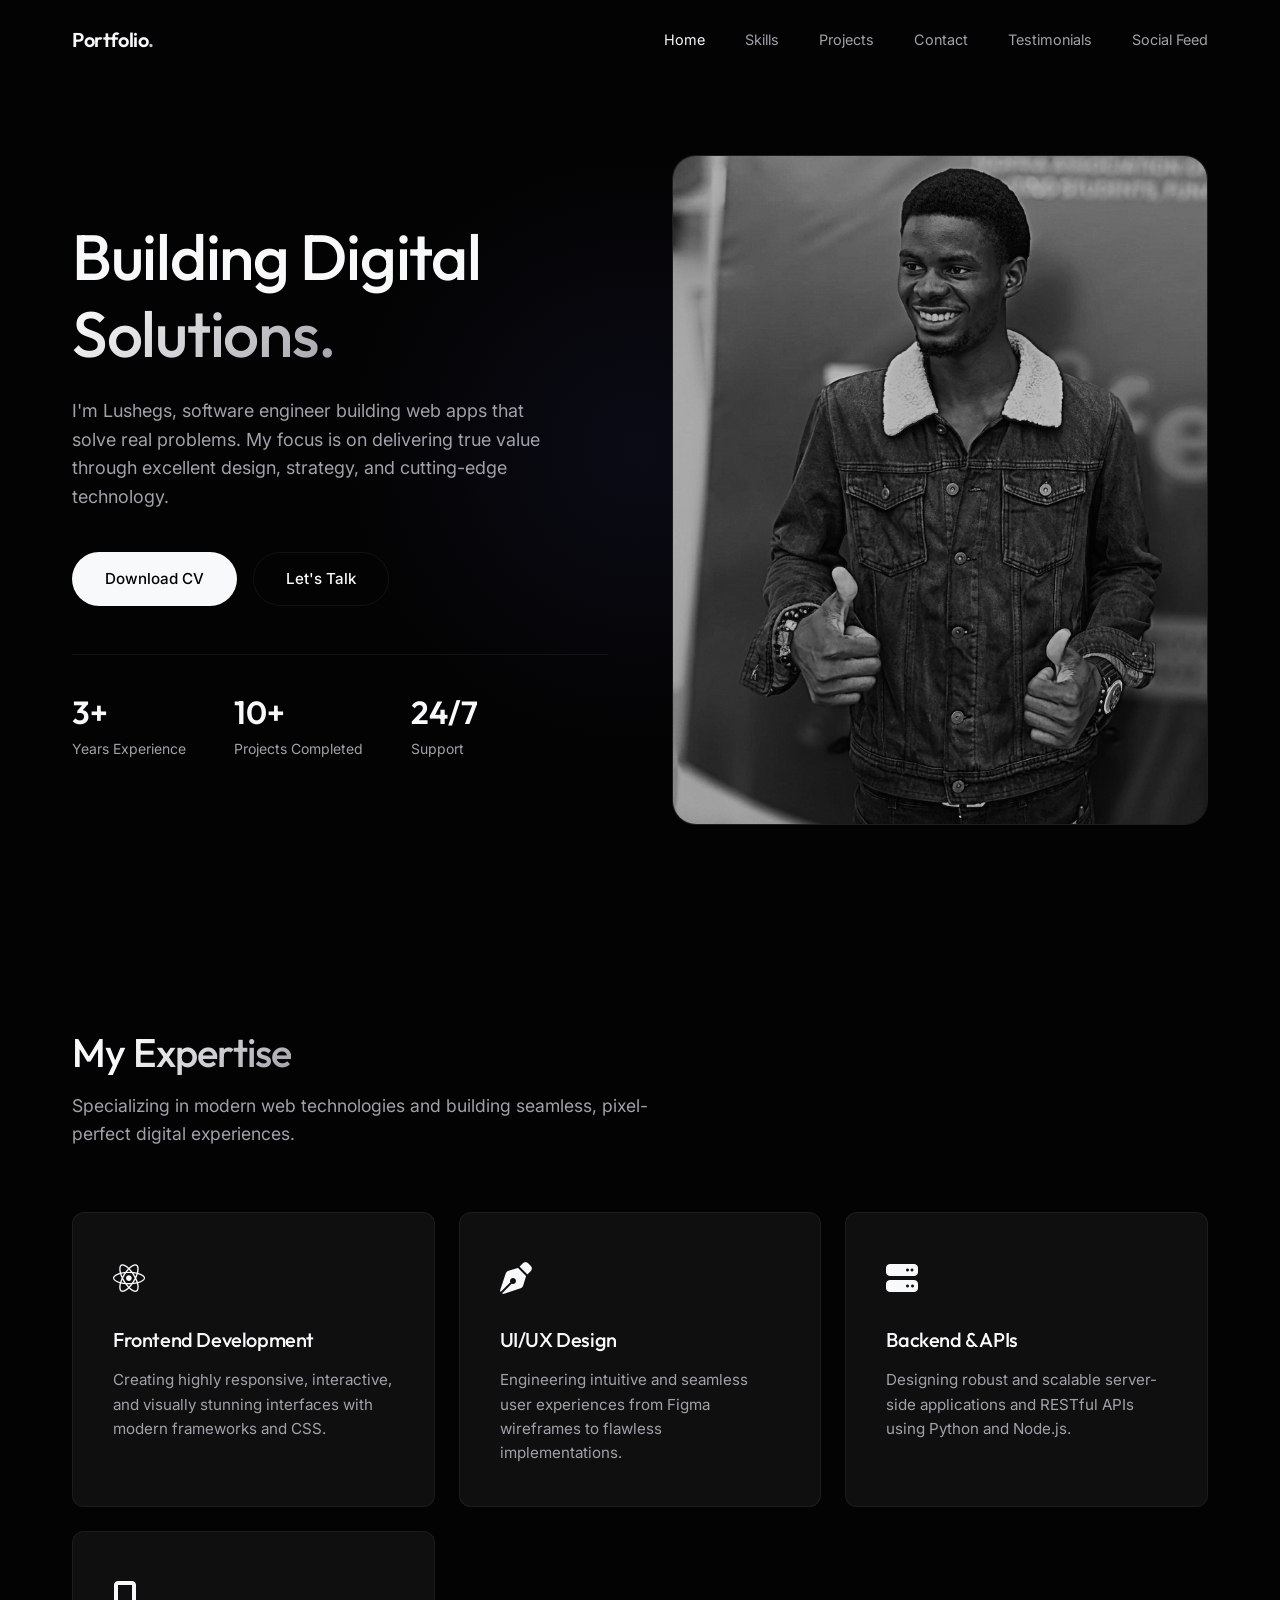
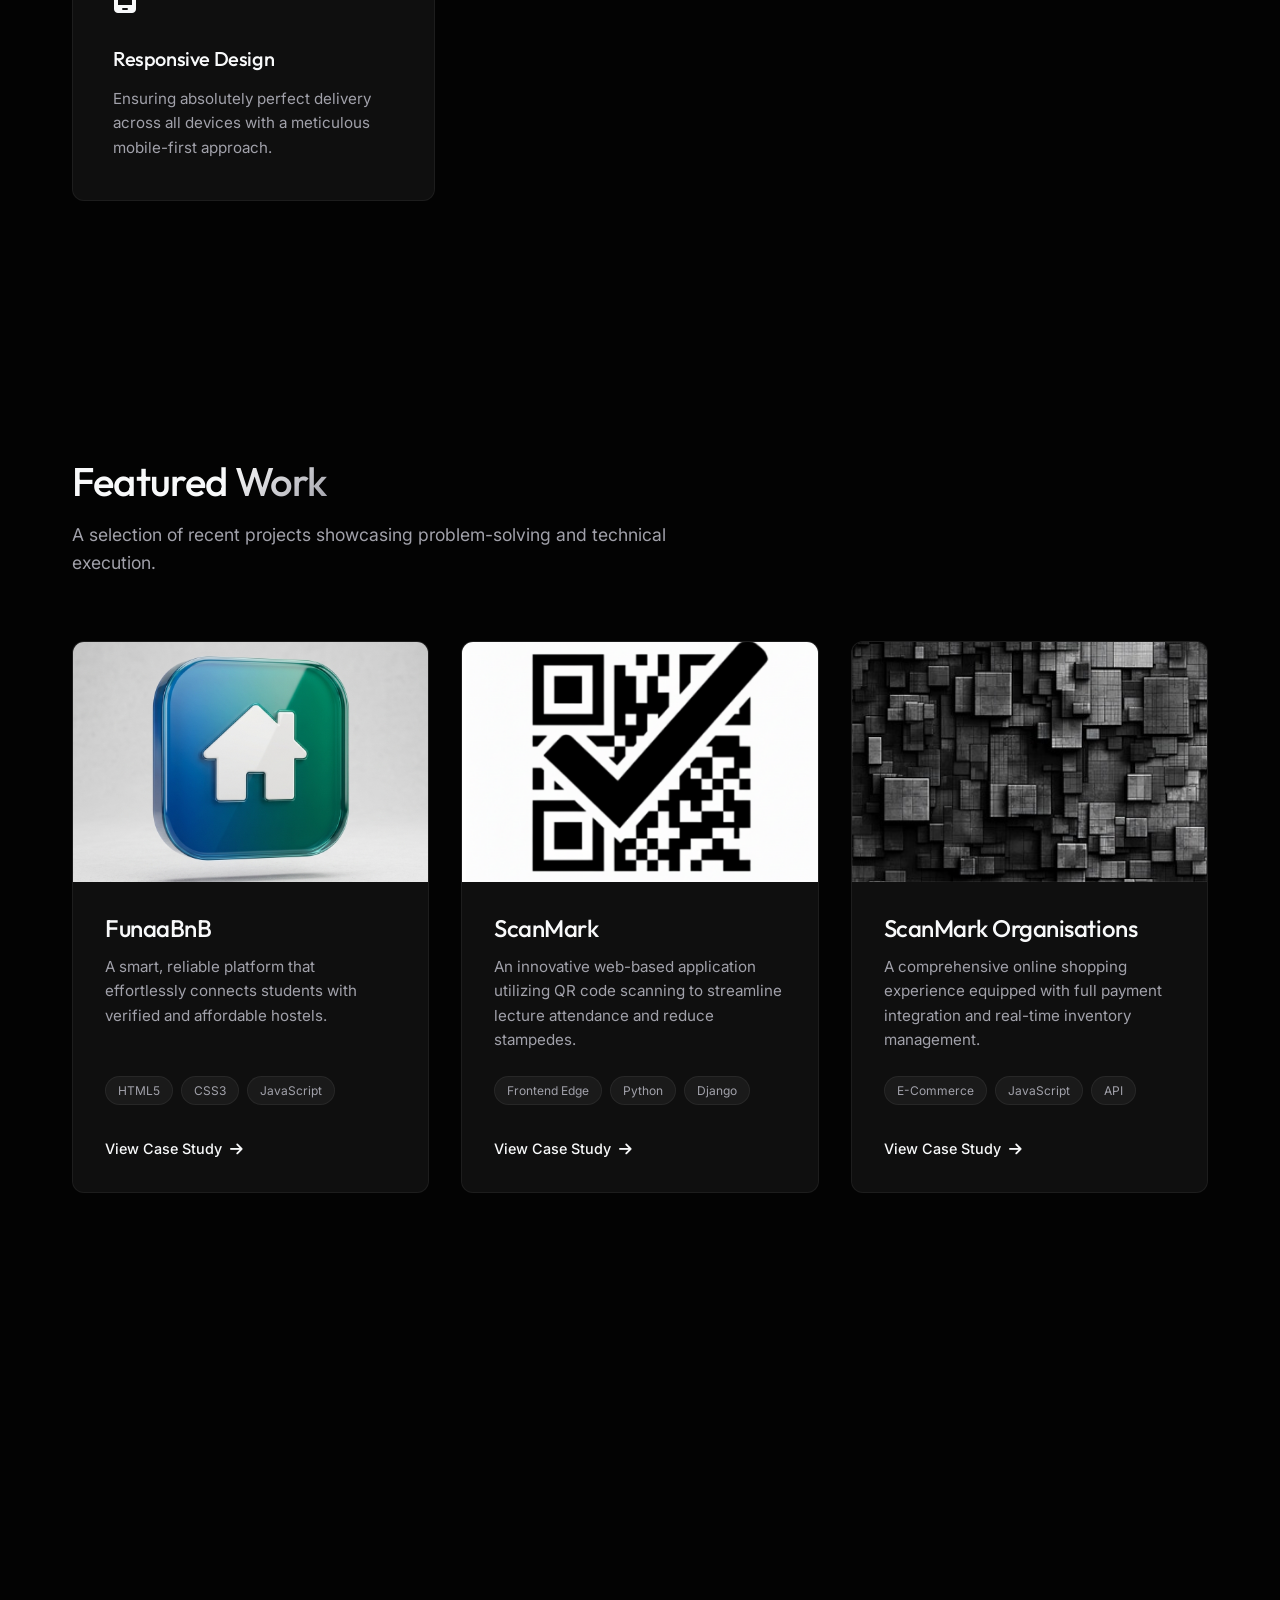
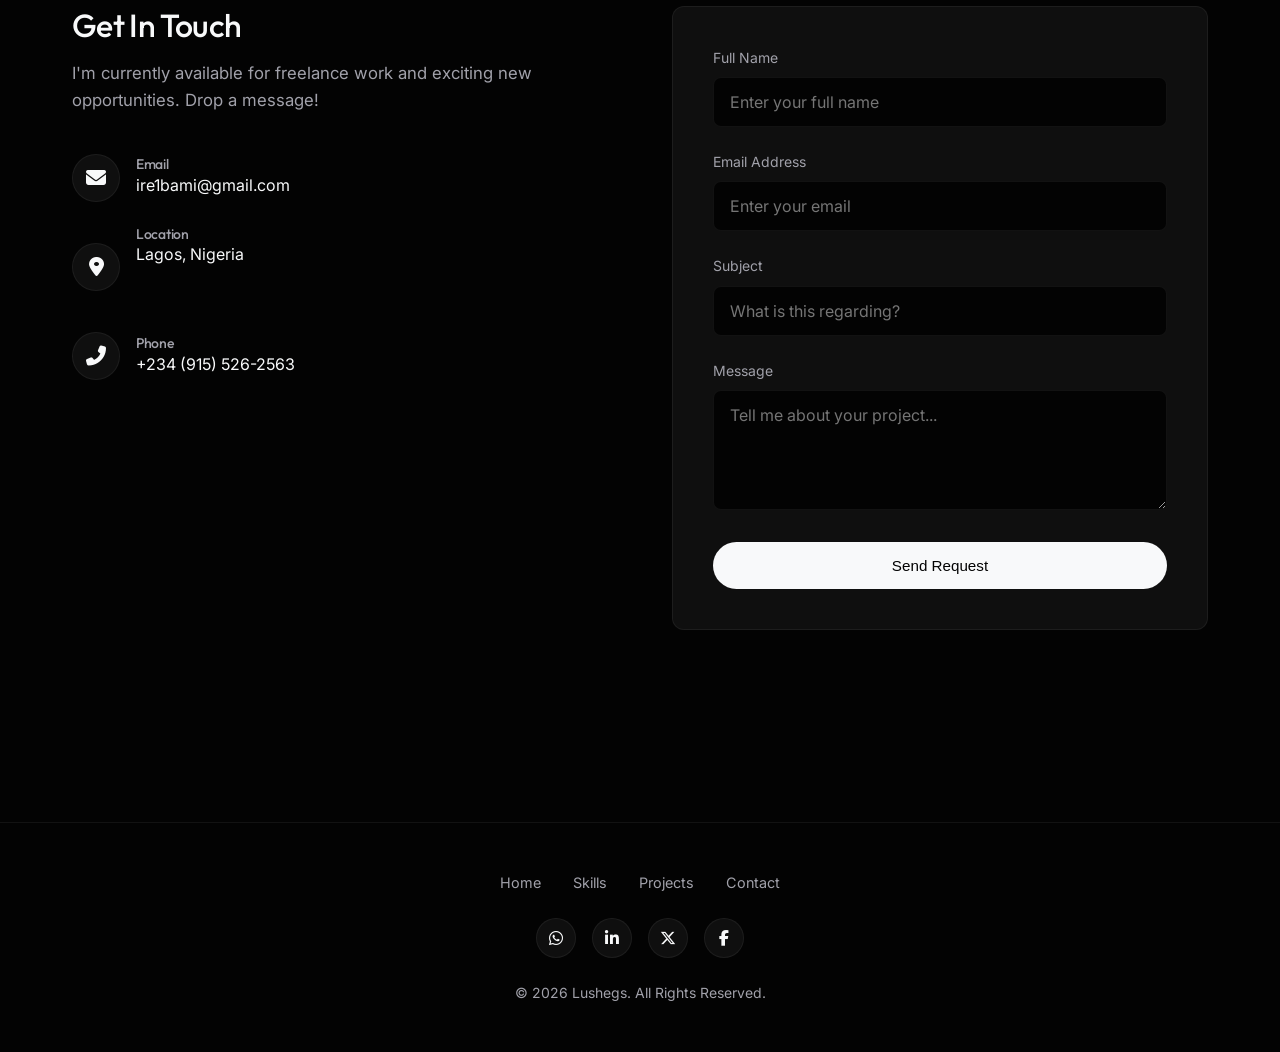
<file: index.html>
<!DOCTYPE html>
<html lang="en">

<head>
    <meta charset="UTF-8">
    <meta name="viewport" content="width=device-width, initial-scale=1.0">
    <title>Lushegs | Portfolio</title>
    <link rel="icon" type="image/png" href="lushegs_20250316_165733_0000.png">

    <!-- CSS Dependencies -->
    <link rel="stylesheet" href="https://cdnjs.cloudflare.com/ajax/libs/font-awesome/6.5.1/css/all.min.css">

    <!-- Custom CSS -->
    <link rel="stylesheet" href="style.css">
</head>

<body>

    <!-- Header -->
    <header class="header" id="header">
        <div class="container nav-container">
            <a href="#" class="logo">Portfolio<span class="text-gradient">.</span></a>

            <!-- Desktop Nav -->
            <nav class="nav-links">
                <a href="#home">Home</a>
                <a href="#skills">Skills</a>
                <a href="#projects">Projects</a>
                <a href="#contact">Contact</a>
                <a href="testimonials.html">Testimonials</a>
                <a href="socialmedia.html">Social Feed</a>
            </nav>

            <!-- Mobile Menu Toggle -->
            <div class="menu-toggle" id="menuToggle">
                <span></span>
                <span></span>
                <span></span>
            </div>
        </div>
    </header>

    <!-- Mobile Menu Overlay -->
    <div class="mobile-menu" id="mobileMenu">
        <a href="#home">Home</a>
        <a href="#skills">Skills</a>
        <a href="#projects">Projects</a>
        <a href="#contact">Contact</a>
        <a href="testimonials.html">Testimonials</a>
        <a href="socialmedia.html">Social Feed</a>
    </div>

    <!-- Hero Section -->
    <section class="hero" id="home">
        <div class="container hero-content">
            <div class="hero-text reveal">
                <h1>Building Digital <br><span class="text-gradient">Solutions.</span></h1>
                <p>I'm Lushegs, software engineer building web apps that solve real problems. My focus is on delivering
                    true value through excellent design, strategy, and cutting-edge technology.</p>

                <div style="display:flex; gap: 1rem;">
                    <a href="https://drive.google.com/file/d/1Pjy5mopBQ-M5NiEag2HV2eExudxEEX6m/view?usp=drivesdk"
                        target="_blank" class="btn btn-primary">
                        Download CV
                    </a>
                    <a href="#contact" class="btn btn-secondary">
                        Let's Talk
                    </a>
                </div>

                <div class="hero-stats">
                    <div class="stat-item">
                        <div class="value">3+</div>
                        <div class="label">Years Experience</div>
                    </div>
                    <div class="stat-item">
                        <div class="value">10+</div>
                        <div class="label">Projects Completed</div>
                    </div>
                    <div class="stat-item">
                        <div class="value">24/7</div>
                        <div class="label">Support</div>
                    </div>
                </div>
            </div>

            <div class="hero-image reveal" style="transition-delay: 0.2s;">
                <!-- Using one of the uploaded images if available, matching the aesthetic -->
                <img src="Gemini_Generated_Image_9fxk9e9fxk9e9fxk.png" alt="Lushegs" onerror="this.src='keyboard-.jpg'">
            </div>
        </div>
    </section>

    <!-- Skills Section -->
    <section class="section skills" id="skills">
        <div class="container">
            <div class="section-header reveal">
                <h2>My <span class="text-gradient">Expertise</span></h2>
                <p>Specializing in modern web technologies and building seamless, pixel-perfect digital experiences.</p>
            </div>

            <div class="skills-grid">
                <div class="skill-card reveal" style="transition-delay: 0.1s;">
                    <div class="skill-icon"><i class="fab fa-react"></i></div>
                    <h3>Frontend Development</h3>
                    <p>Creating highly responsive, interactive, and visually stunning interfaces with modern frameworks
                        and CSS.</p>
                </div>

                <div class="skill-card reveal" style="transition-delay: 0.2s;">
                    <div class="skill-icon"><i class="fas fa-pen-nib"></i></div>
                    <h3>UI/UX Design</h3>
                    <p>Engineering intuitive and seamless user experiences from Figma wireframes to flawless
                        implementations.</p>
                </div>

                <div class="skill-card reveal" style="transition-delay: 0.3s;">
                    <div class="skill-icon"><i class="fas fa-server"></i></div>
                    <h3>Backend & APIs</h3>
                    <p>Designing robust and scalable server-side applications and RESTful APIs using Python and Node.js.
                    </p>
                </div>

                <div class="skill-card reveal" style="transition-delay: 0.4s;">
                    <div class="skill-icon"><i class="fas fa-mobile-screen"></i></div>
                    <h3>Responsive Design</h3>
                    <p>Ensuring absolutely perfect delivery across all devices with a meticulous mobile-first approach.
                    </p>
                </div>
            </div>
        </div>
    </section>

    <!-- Projects Section -->
    <section class="section projects" id="projects">
        <div class="container">
            <div class="section-header reveal">
                <h2>Featured <span class="text-gradient">Work</span></h2>
                <p>A selection of recent projects showcasing problem-solving and technical execution.</p>
            </div>

            <div class="projects-grid">
                <!-- Project 1 -->
                <div class="project-card reveal" style="transition-delay: 0.1s;">
                    <div class="image-wrapper">
                        <div class="project-image" style="background-image: url('logo2.png');"></div>
                    </div>
                    <div class="project-content">
                        <h3>FunaaBnB</h3>
                        <p>A smart, reliable platform that effortlessly connects students with verified and affordable
                            hostels.</p>
                        <div class="project-tags">
                            <span class="tag">HTML5</span>
                            <span class="tag">CSS3</span>
                            <span class="tag">JavaScript</span>
                        </div>
                        <a href="https://funaabnb.vercel.app/" target="_blank" class="project-link">
                            View Case Study <i class="fas fa-arrow-right"></i>
                        </a>
                    </div>
                </div>

                <!-- Project 2 -->
                <div class="project-card reveal" style="transition-delay: 0.2s;">
                    <div class="image-wrapper">
                        <div class="project-image" style="background-image: url('logo.png');"></div>
                    </div>
                    <div class="project-content">
                        <h3>ScanMark</h3>
                        <p>An innovative web-based application utilizing QR code scanning to streamline lecture
                            attendance and reduce stampedes.</p>
                        <div class="project-tags">
                            <span class="tag">Frontend Edge</span>
                            <span class="tag">Python</span>
                            <span class="tag">Django</span>
                        </div>
                        <a href="https://scanmark.vercel.app/" class="project-link">
                            View Case Study <i class="fas fa-arrow-right"></i>
                        </a>
                    </div>
                </div>

                <!-- Project 3 -->
                <div class="project-card reveal" style="transition-delay: 0.3s;">
                    <div class="image-wrapper">
                        <!-- Use generic placeholder if 'Screenshot2.jpg' is missing, currently defaulting to local ref -->
                        <div class="project-image" style="background-image: url('keyboard-.jpg');"></div>
                    </div>
                    <div class="project-content">
                        <h3>ScanMark Organisations</h3>
                        <p>A comprehensive online shopping experience equipped with full payment integration and
                            real-time inventory management.</p>
                        <div class="project-tags">
                            <span class="tag">E-Commerce</span>
                            <span class="tag">JavaScript</span>
                            <span class="tag">API</span>
                        </div>
                        <a href="https://scanmark-organisations.onrender.com/" class="project-link">
                            View Case Study <i class="fas fa-arrow-right"></i>
                        </a>
                    </div>
                </div>
            </div>
        </div>
    </section>

    <!-- Contact Section -->
    <section class="section contact" id="contact">
        <div class="container">
            <div class="section-header reveal">
                <h2>Let's <span class="text-gradient">Collaborate</span></h2>
                <p>Have an idea or a project in mind? Let's turn your vision into reality.</p>
            </div>

            <div class="contact-container">
                <div class="contact-info reveal" style="transition-delay: 0.1s;">
                    <h3>Get In Touch</h3>
                    <p>I'm currently available for freelance work and exciting new opportunities. Drop a message!</p>

                    <div class="contact-details">
                        <div class="contact-item">
                            <div class="contact-icon"><i class="fas fa-envelope"></i></div>
                            <div class="contact-text">
                                <h4>Email</h4>
                                <a href="mailto:ire1bami@gmail.com">ire1bami@gmail.com</a>
                            </div>
                        </div>

                        <div class="contact-item">
                            <div class="contact-icon"><i class="fas fa-map-marker-alt"></i></div>
                            <div class="contact-text">
                                <h4>Location</h4>
                                <p>Lagos, Nigeria</p>
                            </div>
                        </div>

                        <div class="contact-item">
                            <div class="contact-icon"><i class="fas fa-phone-alt"></i></div>
                            <div class="contact-text">
                                <h4>Phone</h4>
                                <a href="tel:+2349155262563">+234 (915) 526-2563</a>
                            </div>
                        </div>
                    </div>
                </div>

                <div class="contact-form reveal" style="transition-delay: 0.2s;">
                    <form action="https://formspree.io/f/xpwoggqo" method="POST">
                        <div class="form-group">
                            <label for="name">Full Name</label>
                            <input type="text" id="name" name="name" class="form-control"
                                placeholder="Enter your full name" required>
                        </div>

                        <div class="form-group">
                            <label for="email">Email Address</label>
                            <input type="email" id="email" name="_replyto" class="form-control"
                                placeholder="Enter your email" required>
                        </div>

                        <div class="form-group">
                            <label for="subject">Subject</label>
                            <input type="text" id="subject" name="subject" class="form-control"
                                placeholder="What is this regarding?" required>
                        </div>

                        <div class="form-group">
                            <label for="message">Message</label>
                            <textarea id="message" name="message" class="form-control"
                                placeholder="Tell me about your project..." required></textarea>
                        </div>

                        <button type="submit" class="btn btn-primary" style="width: 100%;">Send Request</button>
                    </form>
                </div>
            </div>
        </div>
    </section>

    <!-- Footer -->
    <footer>
        <div class="container footer-content reveal">
            <div class="footer-links">
                <a href="#home">Home</a>
                <a href="#skills">Skills</a>
                <a href="#projects">Projects</a>
                <a href="#contact">Contact</a>
            </div>

            <div class="footer-social">
                <a href="https://wa.me/2349155262563" target="_blank"><i class="fab fa-whatsapp"></i></a>
                <a href="https://www.linkedin.com/in/moses-praise-614118354" target="_blank"><i
                        class="fab fa-linkedin-in"></i></a>
                <a href="https://x.com/thereal_lushegs" target="_blank"><i class="fab fa-x-twitter"></i></a>
                <a href="https://www.facebook.com/share/1M2u9L4oK8" target="_blank"><i
                        class="fab fa-facebook-f"></i></a>
            </div>

            <div class="copyright">
                &copy;
                <script>document.write(new Date().getFullYear())</script> Lushegs. All Rights Reserved.
            </div>
        </div>
    </footer>

    <script src="main.js"></script>
</body>

</html>
</file>
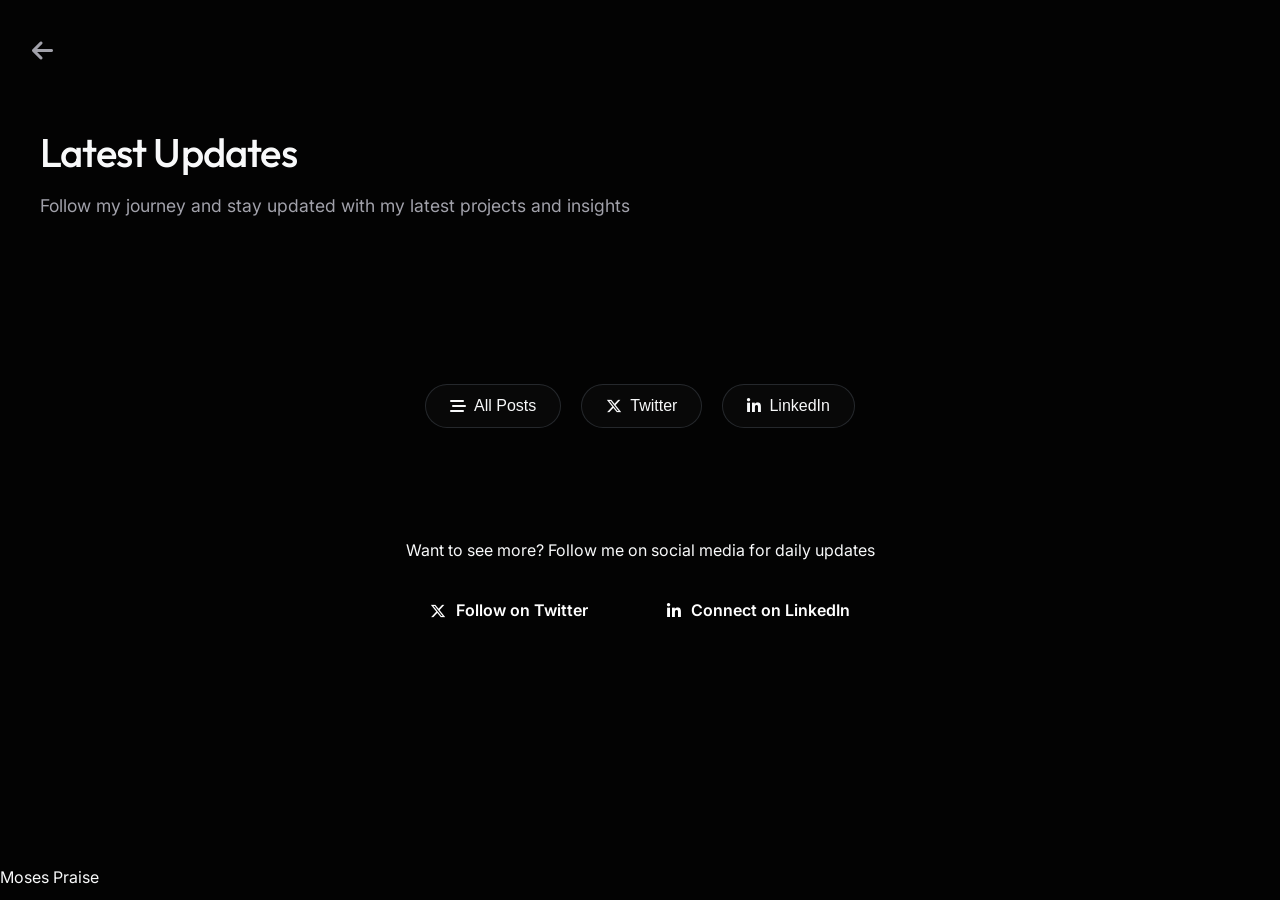
<file: socialmedia.html>
<!DOCTYPE html>
<html lang="en">
<head>
    <meta charset="UTF-8">
    <meta name="viewport" content="width=device-width, initial-scale=1.0">
    <title>Social Media Feed</title>
    <link rel="stylesheet" href="https://cdnjs.cloudflare.com/ajax/libs/font-awesome/6.5.1/css/all.min.css">
    <link rel="stylesheet" href="style.css">
    <style>
        /* Social Feed Section */
        .social-feed {
            padding: 100px 0;
        }

        /* Feed Tabs */
        .feed-tabs {
            display: flex;
            justify-content: center;
            gap: 20px;
            margin-bottom: 50px;
            flex-wrap: wrap;
        }

        .tab-btn {
            display: flex;
            align-items: center;
            gap: 8px;
            padding: 12px 24px;
            border-radius: 25px;
            border: 1px solid rgba(148, 163, 184, 0.2);
            background: rgba(15, 15, 15, 0.5);
            color: var(--light);
            cursor: pointer;
            font-weight: 500;
            transition: var(--transition);
            font-size: 1rem;
        }

        .tab-btn:hover {
            border-color: var(--primary);
            color: var(--primary);
        }

        .tab-btn.active {
            background: var(--primary);
            border-color: var(--primary);
            color: white;
        }

        /* Posts Grid */
        .posts-grid {
            display: grid;
            grid-template-columns: repeat(auto-fill, minmax(320px, 1fr));
            gap: 30px;
        }

        /* Post Card */
        .post-card {
            background: var(--card-bg);
            border-radius: 15px;
            padding: 25px;
            border: 1px solid rgba(148, 163, 184, 0.1);
            backdrop-filter: blur(10px);
            transition: var(--transition);
            opacity: 0;
            animation: fadeInUp 0.6s ease-out forwards;
        }

        @keyframes fadeInUp {
            from {
                opacity: 0;
                transform: translateY(20px);
            }
            to {
                opacity: 1;
                transform: translateY(0);
            }
        }

        .post-card:nth-child(1) { animation-delay: 0.1s; }
        .post-card:nth-child(2) { animation-delay: 0.2s; }
        .post-card:nth-child(3) { animation-delay: 0.3s; }
        .post-card:nth-child(4) { animation-delay: 0.4s; }

        .post-card:hover {
            transform: translateY(-8px);
            border-color: rgba(99, 102, 241, 0.3);
            box-shadow: 0 15px 40px rgba(0, 0, 0, 0.3);
        }

        /* Post Header */
        .post-header {
            display: flex;
            align-items: center;
            gap: 12px;
            margin-bottom: 15px;
            padding-bottom: 15px;
            border-bottom: 1px solid rgba(148, 163, 184, 0.1);
        }

        .post-avatar {
            width: 45px;
            height: 45px;
            border-radius: 50%;
            background: linear-gradient(135deg, var(--primary), var(--secondary));
            display: flex;
            align-items: center;
            justify-content: center;
            color: white;
            font-weight: 700;
            font-size: 1.2rem;
        }

        .post-info h4 {
            font-size: 1rem;
            margin-bottom: 3px;
            font-weight: 600;
        }

        .post-info p {
            color: var(--gray);
            font-size: 0.85rem;
        }

        .post-platform {
            margin-left: auto;
            font-size: 1.3rem;
            opacity: 0.7;
        }

        .post-platform.twitter {
            color: #1DA1F2;
        }

        .post-platform.linkedin {
            color: #0A66C2;
        }

        /* Post Content */
        .post-content {
            margin-bottom: 15px;
        }

        .post-text {
            font-size: 0.95rem;
            line-height: 1.6;
            color: var(--light);
            margin-bottom: 12px;
        }

        .post-image {
            width: 100%;
            height: 200px;
            border-radius: 10px;
            object-fit: cover;
            margin-bottom: 15px;
            overflow: hidden;
        }

        .post-hashtags {
            display: flex;
            flex-wrap: wrap;
            gap: 8px;
            margin-bottom: 15px;
        }

        .hashtag {
            color: var(--primary);
            font-size: 0.85rem;
            text-decoration: none;
            transition: var(--transition);
        }

        .hashtag:hover {
            color: var(--secondary);
            text-decoration: underline;
        }

        /* Post Stats */
        .post-stats {
            display: flex;
            justify-content: space-around;
            padding: 15px 0;
            border-top: 1px solid rgba(148, 163, 184, 0.1);
            margin-bottom: 15px;
            font-size: 0.9rem;
            color: var(--gray);
        }

        .stat {
            display: flex;
            align-items: center;
            gap: 6px;
            transition: var(--transition);
        }

        .stat:hover {
            color: var(--primary);
        }

        .stat i {
            font-size: 1rem;
        }

        /* Post Footer */
        .post-footer {
            display: flex;
            gap: 10px;
        }

        .view-btn {
            flex: 1;
            padding: 10px;
            background: rgba(99, 102, 241, 0.1);
            border: 1px solid rgba(99, 102, 241, 0.3);
            color: var(--primary);
            border-radius: 8px;
            text-decoration: none;
            text-align: center;
            font-weight: 500;
            font-size: 0.9rem;
            transition: var(--transition);
            cursor: pointer;
        }

        .view-btn:hover {
            background: var(--primary);
            color: white;
            border-color: var(--primary);
        }

        /* CTA Button */
        .social-cta {
            text-align: center;
            margin-top: 60px;
        }

        .cta-button {
            display: inline-flex;
            align-items: center;
            gap: 10px;
            background: linear-gradient(90deg, var(--primary), var(--secondary));
            color: white;
            border: none;
            padding: 14px 32px;
            border-radius: 30px;
            font-weight: 600;
            cursor: pointer;
            transition: var(--transition);
            font-size: 1rem;
            text-decoration: none;
        }

        .cta-button:hover {
            transform: translateY(-3px);
            box-shadow: 0 10px 25px rgba(99, 102, 241, 0.3);
        }

        /* Empty State */
        .empty-state {
            text-align: center;
            padding: 40px;
            color: var(--gray);
        }

        .empty-state i {
            font-size: 3rem;
            margin-bottom: 15px;
            opacity: 0.5;
        }

        .ret-btn {
            position: absolute;
            top: 2rem;
            left: 2rem;
            color: var(--text-muted);
            font-size: 1.5rem;
            transition: var(--fast-transition);
        }
        .ret-btn:hover {
            color: var(--text-main);
        }

        /* Responsive */
        @media (max-width: 768px) {
            .section-header h2 {
                font-size: 2rem;
            }

            .posts-grid {
                grid-template-columns: 1fr;
            }

            .feed-tabs {
                gap: 10px;
            }

            .tab-btn {
                padding: 10px 18px;
                font-size: 0.9rem;
            }
        }

        @media (max-width: 576px) {
            .section-header h2 {
                font-size: 1.8rem;
            }

            .post-header {
                flex-wrap: wrap;
            }

            .post-platform {
                margin-left: 0;
                order: 3;
                width: 100%;
            }

            .post-stats {
                font-size: 0.8rem;
            }
        }

        .hidden {
            display: none;
        }
    </style>
</head>
<body>
    <a href="index.html" class="ret-btn"><i class="fas fa-arrow-left"></i></a>
    <div class="container section">
        <!-- Section Header -->
        <div class="section-header">
            <h2>Latest Updates</h2>
            <p>Follow my journey and stay updated with my latest projects and insights</p>
        </div>

        <!-- Social Feed -->
        <div class="social-feed">
            <!-- Feed Tabs -->
            <div class="feed-tabs">
                <button class="tab-btn active" onclick="showFeed('all')">
                    <i class="fas fa-stream"></i> All Posts
                </button>
                <button class="tab-btn" onclick="showFeed('twitter')">
                    <i class="fab fa-x-twitter"></i> Twitter
                </button>
                <button class="tab-btn" onclick="showFeed('linkedin')">
                    <i class="fab fa-linkedin-in"></i> LinkedIn
                </button>
            </div>

            <!-- Posts Container -->
            <div class="posts-grid" id="postsContainer">
                <!-- Posts will be dynamically inserted here -->
            </div>

            <!-- Social CTA -->
            <div class="social-cta">
                <p style="margin-bottom: 20px; color: var(--gray);">
                    Want to see more? Follow me on social media for daily updates
                </p>
                <div style="display: flex; gap: 15px; justify-content: center; flex-wrap: wrap;">
                    <a href="https://x.com/therealLushegs" target="_blank" class="cta-button">
                        <i class="fab fa-x-twitter"></i> Follow on Twitter
                    </a>
                    <a href="https://www.linkedin.com/in/moses-praise-614118354" target="_blank" class="cta-button">
                        <i class="fab fa-linkedin-in"></i> Connect on LinkedIn
                    </a>
                </div>
            </div>
        </div>
    </div>
    <div class="LI-profile-badge" data-version="v1" data-size="medium" data-locale="en_US" data-type="vertical" data-vanity="moses-praise-614118354" data-skills-featured="true">
  <a target="_blank" href="https://www.linkedin.com/in/moses-praise-614118354">Moses Praise</a>
</div>

    <script>
        let socialPosts = [];

// Fetch tweets on page load
async function loadTwitterFeed() {
  try {
    const response = await fetch('http://localhost:5000/api/tweets');
    const tweets = await response.json();
    
    // Transform tweets to match our post format
    socialPosts = tweets.map(tweet => ({
      id: tweet.id,
      platform: 'twitter',
      author: 'Lushegs',
      handle: '@therealLushegs',
      avatar: 'L',
      time: formatTime(tweet.created_at),
      content: tweet.text,
      hashtags: extractHashtags(tweet.text),
      likes: tweet.public_metrics.like_count,
      retweets: tweet.public_metrics.retweet_count,
      replies: tweet.public_metrics.reply_count,
      link: `https://twitter.com/therealLushegs/status/${tweet.id}`
    }));

    showFeed('all');
  } catch (error) {
    console.error('Error loading tweets:', error);
    // Fall back to mock data if API fails
  }
}

function formatTime(isoString) {
  const date = new Date(isoString);
  const now = new Date();
  const diffMs = now - date;
  const diffMins = Math.floor(diffMs / 60000);
  const diffHours = Math.floor(diffMs / 3600000);
  const diffDays = Math.floor(diffMs / 86400000);

  if (diffMins < 60) return `${diffMins}m ago`;
  if (diffHours < 24) return `${diffHours}h ago`;
  return `${diffDays}d ago`;
}

function extractHashtags(text) {
  const regex = /#\w+/g;
  return text.match(regex) || [];
}

// Load feed when page loads
document.addEventListener('DOMContentLoaded', loadTwitterFeed);
        function createPostCard(post) {
            const isTwitter = post.platform === 'twitter';
            const stats = isTwitter 
                ? `<div class="stat"><i class="fas fa-heart"></i> ${post.likes}</div>
                   <div class="stat"><i class="fas fa-retweet"></i> ${post.retweets}</div>
                   <div class="stat"><i class="fas fa-reply"></i> ${post.replies}</div>`
                : `<div class="stat"><i class="fas fa-heart"></i> ${post.likes}</div>
                   <div class="stat"><i class="fas fa-comment"></i> ${post.comments}</div>
                   <div class="stat"><i class="fas fa-share"></i> ${post.shares}</div>`;

            return `
                <div class="post-card" data-platform="${post.platform}">
                    <div class="post-header">
                        <div class="post-avatar">${post.avatar}</div>
                        <div class="post-info">
                            <h4>${post.author}</h4>
                            <p>${post.handle} • ${post.time}</p>
                        </div>
                        <div class="post-platform ${post.platform}">
                            ${isTwitter ? '<i class="fab fa-x-twitter"></i>' : '<i class="fab fa-linkedin-in"></i>'}
                        </div>
                    </div>

                    <div class="post-content">
                        <p class="post-text">${post.content}</p>
                        <div class="post-hashtags">
                            ${post.hashtags.map(tag => `<a href="#" class="hashtag">${tag}</a>`).join('')}
                        </div>
                    </div>

                    <div class="post-stats">
                        ${stats}
                    </div>

                    <div class="post-footer">
                        <a href="${post.link}" target="_blank" class="view-btn">
                            View on ${isTwitter ? 'X' : 'LinkedIn'} →
                        </a>
                    </div>
                </div>
            `;
        }

        function showFeed(filter) {
            currentFilter = filter;

            // Update active tab
            document.querySelectorAll('.tab-btn').forEach(btn => {
                btn.classList.remove('active');
            });
            event.target.closest('.tab-btn').classList.add('active');

            // Filter and display posts
            const container = document.getElementById('postsContainer');
            const filtered = filter === 'all' 
                ? socialPosts 
                : socialPosts.filter(post => post.platform === filter);

            container.innerHTML = filtered.map(post => createPostCard(post)).join('');
        }

        // Initialize with all posts
        showFeed('all');
    </script>
    <script src="https://platform.linkedin.com/badges/js/profile.js" async defer type="text/javascript"></script>
</body>
</html>
</file>
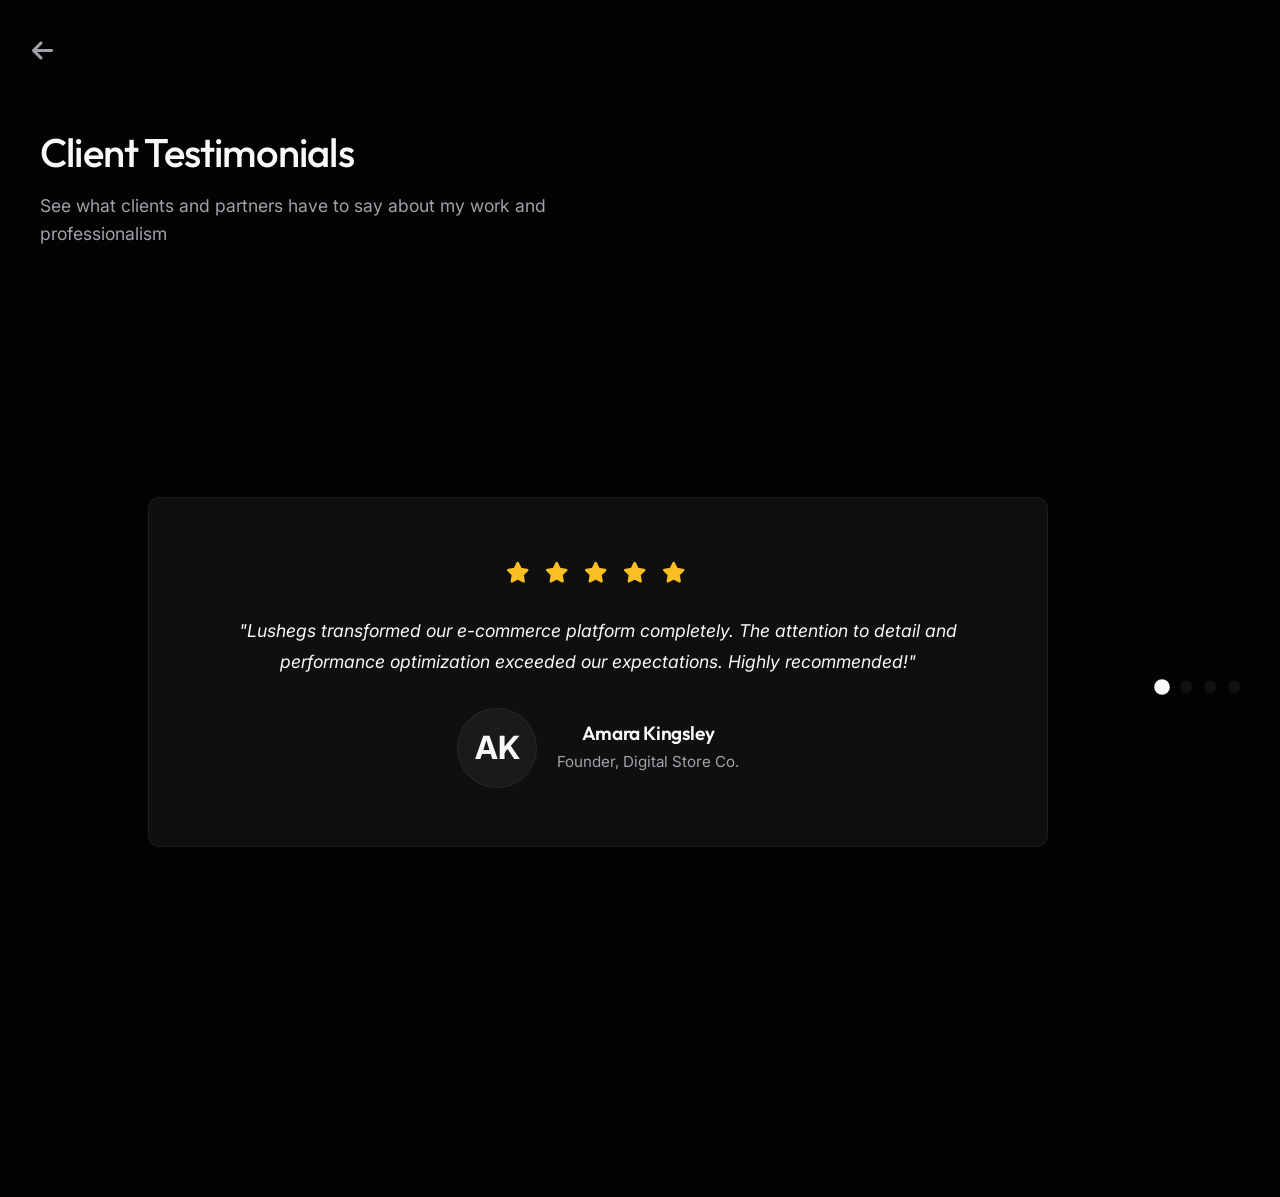
<file: testimonials.html>
<!DOCTYPE html>
<html lang="en">
<head>
    <meta charset="UTF-8">
    <meta name="viewport" content="width=device-width, initial-scale=1.0">
    <title>Testimonials Section</title>
    <link rel="stylesheet" href="https://cdnjs.cloudflare.com/ajax/libs/font-awesome/6.5.1/css/all.min.css">
    <link rel="stylesheet" href="style.css">
    <style>
        /* Testimonials Section Specifics */
        .testimonials {
            padding: 100px 0;
            min-height: 80vh;
            display: flex;
            align-items: center;
            justify-content: center;
        }

        .testimonials-carousel {
            position: relative;
            width: 100%;
            max-width: 900px;
            margin: 0 auto;
        }

        .testimonial-card {
            background: var(--surface);
            border-radius: var(--radius);
            padding: 40px;
            border: 1px solid var(--border);
            text-align: center;
            opacity: 0;
            transform: translateX(100px);
            transition: opacity 0.6s ease, transform 0.6s ease;
            position: absolute;
            width: 100%;
            min-height: 350px;
            display: flex;
            flex-direction: column;
            justify-content: center;
        }

        .testimonial-card.active {
            opacity: 1;
            transform: translateX(0);
            position: relative;
        }

        .testimonial-card.prev {
            opacity: 0;
            transform: translateX(-100px);
        }

        .stars {
            margin-bottom: 25px;
            font-size: 1.3rem;
            letter-spacing: 5px;
        }

        .stars i {
            color: #fbbf24;
        }

        .testimonial-text {
            font-size: 1.1rem;
            color: var(--text-main);
            margin-bottom: 30px;
            line-height: 1.8;
            font-style: italic;
        }

        .client-info {
            display: flex;
            align-items: center;
            justify-content: center;
            gap: 20px;
        }

        .client-avatar {
            width: 80px;
            height: 80px;
            border-radius: 50%;
            background: var(--surface-elevated);
            display: flex;
            align-items: center;
            justify-content: center;
            font-size: 2rem;
            color: var(--text-main);
            font-weight: 700;
            border: 1px solid var(--border);
        }

        .client-details h4 {
            font-size: 1.2rem;
            margin-bottom: 5px;
            font-weight: 600;
        }

        .client-title {
            color: var(--text-muted);
            font-size: 0.95rem;
        }

        .carousel-dots {
            display: flex;
            justify-content: center;
            gap: 12px;
            margin-top: 30px;
        }

        .dot {
            width: 12px;
            height: 12px;
            border-radius: 50%;
            background: var(--border);
            cursor: pointer;
            transition: var(--transition);
        }

        .dot.active {
            background: var(--text-main);
            transform: scale(1.3);
        }
        
        .ret-btn {
            position: absolute;
            top: 2rem;
            left: 2rem;
            color: var(--text-muted);
            font-size: 1.5rem;
            transition: var(--fast-transition);
        }
        .ret-btn:hover {
            color: var(--text-main);
        }
    </style>
</head>
<body>
    <a href="index.html" class="ret-btn"><i class="fas fa-arrow-left"></i></a>
    <div class="container section">
        <!-- Section Header -->
        <div class="section-header">
            <h2>Client Testimonials</h2>
            <p>See what clients and partners have to say about my work and professionalism</p>
        </div>

        <!-- Testimonials Carousel -->
        <div class="testimonials">
            <div class="testimonials-carousel">
                <!-- Testimonial 1 -->
                <div class="testimonial-card active">
                    <div class="stars">
                        <i class="fas fa-star"></i>
                        <i class="fas fa-star"></i>
                        <i class="fas fa-star"></i>
                        <i class="fas fa-star"></i>
                        <i class="fas fa-star"></i>
                    </div>
                    <p class="testimonial-text">
                        "Lushegs transformed our e-commerce platform completely. The attention to detail and performance optimization exceeded our expectations. Highly recommended!"
                    </p>
                    <div class="client-info">
                        <div class="client-avatar">AK</div>
                        <div class="client-details">
                            <h4>Amara Kingsley</h4>
                            <p class="client-title">Founder, Digital Store Co.</p>
                        </div>
                    </div>
                </div>

                <!-- Testimonial 2 -->
                <div class="testimonial-card">
                    <div class="stars">
                        <i class="fas fa-star"></i>
                        <i class="fas fa-star"></i>
                        <i class="fas fa-star"></i>
                        <i class="fas fa-star"></i>
                        <i class="fas fa-star"></i>
                    </div>
                    <p class="testimonial-text">
                        "Working with Lushegs on ScanMark was seamless. The solution was innovative and solved our attendance tracking challenges perfectly. Great communication throughout!"
                    </p>
                    <div class="client-info">
                        <div class="client-avatar">DC</div>
                        <div class="client-details">
                            <h4>Dr. Charles Okonkwo</h4>
                            <p class="client-title">Department Head, Tech Academy</p>
                        </div>
                    </div>
                </div>

                <!-- Testimonial 3 -->
                <div class="testimonial-card">
                    <div class="stars">
                        <i class="fas fa-star"></i>
                        <i class="fas fa-star"></i>
                        <i class="fas fa-star"></i>
                        <i class="fas fa-star"></i>
                        <i class="fas fa-star"></i>
                    </div>
                    <p class="testimonial-text">
                        "The Nestly platform connects students with hostels effortlessly. Lushegs built it with such care and user experience in mind. It's now helping hundreds of students!"
                    </p>
                    <div class="client-info">
                        <div class="client-avatar">FO</div>
                        <div class="client-details">
                            <h4>Fawaz</h4>
                            <p class="client-title">Founder, Nestly</p>
                        </div>
                    </div>
                </div>

                <!-- Testimonial 4 -->
                <div class="testimonial-card">
                    <div class="stars">
                        <i class="fas fa-star"></i>
                        <i class="fas fa-star"></i>
                        <i class="fas fa-star"></i>
                        <i class="fas fa-star"></i>
                        <i class="fas fa-star"></i>
                    </div>
                    <p class="testimonial-text">
                        "Professional, responsive, and creative. Lushegs delivered our website on time and continues to provide excellent support. A true partner for our business!"
                    </p>
                    <div class="client-info">
                        <div class="client-avatar">TM</div>
                        <div class="client-details">
                            <h4>Tunde Moremi</h4>
                            <p class="client-title">CEO, StartUp Innovations</p>
                        </div>
                    </div>
                </div>
            </div>

            <!-- Dots Indicator -->
            <div class="carousel-dots">
                <div class="dot active" onclick="goToTestimonial(0)"></div>
                <div class="dot" onclick="goToTestimonial(1)"></div>
                <div class="dot" onclick="goToTestimonial(2)"></div>
                <div class="dot" onclick="goToTestimonial(3)"></div>
            </div>
        </div>
    </div>

    <script>
        let currentIndex = 0;
        const cards = document.querySelectorAll('.testimonial-card');
        const dots = document.querySelectorAll('.dot');
        const totalCards = cards.length;

        function updateCarousel() {
            cards.forEach((card, index) => {
                card.classList.remove('active', 'prev');
                if (index === currentIndex) {
                    card.classList.add('active');
                } else if (index < currentIndex) {
                    card.classList.add('prev');
                }
            });

            dots.forEach((dot, index) => {
                dot.classList.toggle('active', index === currentIndex);
            });
        }

        function nextTestimonial() {
            currentIndex = (currentIndex + 1) % totalCards;
            updateCarousel();
        }

        function previousTestimonial() {
            currentIndex = (currentIndex - 1 + totalCards) % totalCards;
            updateCarousel();
        }

        function goToTestimonial(index) {
            currentIndex = index;
            updateCarousel();
        }

        // Auto-advance every 6 seconds
        setInterval(nextTestimonial, 6000);
    </script>
</body>
</html>
</file>
<file: style.css>
@import url('https://fonts.googleapis.com/css2?family=Inter:wght@300;400;500;600&family=Outfit:wght@300;400;500;600;700&display=swap');

:root {
  /* Minimalist Monochromatic Dark Palette */
  --bg-color: #030303;
  --surface: #0f0f0f;
  --surface-elevated: #1a1a1a;
  --text-main: #f8f9fa;
  --text-muted: #a1a1aa;
  
  /* Subtle Accents */
  --accent: #e5e5e5;
  --accent-gradient: linear-gradient(135deg, #ffffff 0%, #a1a1aa 100%);
  --brand: #6366f1; /* Used sparingly */
  
  /* Borders and Glass */
  --border: rgba(255, 255, 255, 0.06);
  --border-hover: rgba(255, 255, 255, 0.15);
  --glass: rgba(10, 10, 10, 0.6);
  
  /* Typography */
  --font-sans: 'Inter', system-ui, -apple-system, sans-serif;
  --font-display: 'Outfit', system-ui, sans-serif;
  
  /* Spacing & Utilities */
  --radius: 12px;
  --transition: all 0.4s cubic-bezier(0.16, 1, 0.3, 1);
  --fast-transition: all 0.2s ease;
}

* {
  margin: 0;
  padding: 0;
  box-sizing: border-box;
}

html {
  scroll-behavior: smooth;
  font-size: 16px;
}

body {
  font-family: var(--font-sans);
  background-color: var(--bg-color);
  color: var(--text-main);
  line-height: 1.6;
  -webkit-font-smoothing: antialiased;
  -moz-osx-font-smoothing: grayscale;
  overflow-x: hidden;
}

a {
  text-decoration: none;
  color: inherit;
}

ul {
  list-style: none;
}

img {
  max-width: 100%;
  display: block;
}

/* Typography Utilities */
h1, h2, h3, h4, h5, h6 {
  font-family: var(--font-display);
  font-weight: 500;
  line-height: 1.2;
  letter-spacing: -0.02em;
}

.text-gradient {
  background: var(--accent-gradient);
  -webkit-background-clip: text;
  -webkit-text-fill-color: transparent;
  background-clip: text;
}

/* Layout Utilities */
.container {
  width: 100%;
  max-width: 1200px;
  margin: 0 auto;
  padding: 0 2rem;
}

.section {
  padding: 8rem 0;
}

/* --- Header & Navigation --- */
.header {
  position: fixed;
  top: 0;
  left: 0;
  width: 100%;
  z-index: 100;
  transition: var(--transition);
  padding: 1.5rem 0;
  background: transparent;
}

.header.scrolled {
  padding: 1rem 0;
  background: var(--glass);
  backdrop-filter: blur(12px);
  -webkit-backdrop-filter: blur(12px);
  border-bottom: 1px solid var(--border);
}

.nav-container {
  display: flex;
  align-items: center;
  justify-content: space-between;
}

.logo {
  font-family: var(--font-display);
  font-size: 1.25rem;
  font-weight: 600;
  letter-spacing: -0.02em;
  color: var(--text-main);
}

.nav-links {
  display: flex;
  gap: 2.5rem;
}

.nav-links a {
  font-size: 0.9rem;
  font-weight: 400;
  color: var(--text-muted);
  transition: var(--fast-transition);
}

.nav-links a:hover,
.nav-links a.active {
  color: var(--text-main);
}

/* Mobile Menu Toggle */
.menu-toggle {
  display: none;
  flex-direction: column;
  gap: 6px;
  cursor: pointer;
  z-index: 1000;
}

.menu-toggle span {
  display: block;
  width: 24px;
  height: 2px;
  background: var(--text-main);
  transition: var(--transition);
}

/* Mobile Menu Styling hidden by default */
.mobile-menu {
  position: fixed;
  top: 0;
  left: 0;
  width: 100%;
  height: 100vh;
  background: var(--bg-color);
  backdrop-filter: blur(20px);
  display: flex;
  flex-direction: column;
  align-items: center;
  justify-content: center;
  gap: 2rem;
  opacity: 0;
  pointer-events: none;
  transition: var(--transition);
  z-index: 90;
}

.mobile-menu.open {
  opacity: 1;
  pointer-events: all;
}

.mobile-menu a {
  font-family: var(--font-display);
  font-size: 2rem;
  font-weight: 500;
  color: var(--text-muted);
  transition: var(--fast-transition);
}

.mobile-menu a:hover {
  color: var(--text-main);
  transform: scale(1.05);
}

/* --- Hero Section --- */
.hero {
  min-height: 100vh;
  display: flex;
  align-items: center;
  position: relative;
  overflow: hidden;
  padding-top: 5rem;
}

/* Soft glowing orb effect behind the hero */
.hero::before {
  content: "";
  position: absolute;
  top: 50%;
  left: 50%;
  transform: translate(-50%, -50%);
  width: 600px;
  height: 600px;
  background: radial-gradient(circle, rgba(99,102,241,0.08) 0%, rgba(0,0,0,0) 70%);
  border-radius: 50%;
  pointer-events: none;
  z-index: -1;
  animation: pulse 10s ease-in-out infinite alternate;
}

@keyframes pulse {
  0% { transform: translate(-50%, -50%) scale(1); opacity: 0.8; }
  100% { transform: translate(-50%, -50%) scale(1.2); opacity: 0.4; }
}

.hero-content {
  display: grid;
  grid-template-columns: 1fr 1fr;
  gap: 4rem;
  align-items: center;
}

.hero-text h1 {
  font-size: clamp(2.5rem, 5vw, 4.5rem);
  margin-bottom: 1.5rem;
}

.hero-text p {
  font-size: 1.125rem;
  color: var(--text-muted);
  max-width: 500px;
  margin-bottom: 2.5rem;
}

.btn {
  display: inline-flex;
  align-items: center;
  justify-content: center;
  padding: 0.875rem 2rem;
  font-size: 0.95rem;
  font-weight: 500;
  border-radius: 100px;
  transition: var(--transition);
  cursor: pointer;
  border: 1px solid transparent;
}

.btn-primary {
  background: var(--text-main);
  color: var(--bg-color);
}

.btn-primary:hover {
  background: transparent;
  color: var(--text-main);
  border-color: var(--border-hover);
}

.btn-secondary {
  background: transparent;
  color: var(--text-main);
  border-color: var(--border);
}

.btn-secondary:hover {
  border-color: var(--text-main);
}

.hero-stats {
  display: flex;
  gap: 3rem;
  margin-top: 3rem;
  border-top: 1px solid var(--border);
  padding-top: 2rem;
}

.stat-item .value {
  font-family: var(--font-display);
  font-size: 2rem;
  font-weight: 600;
  color: var(--text-main);
}

.stat-item .label {
  font-size: 0.875rem;
  color: var(--text-muted);
}

.hero-image {
  position: relative;
  border-radius: clamp(1rem, 2vw, 24px);
  overflow: hidden;
  aspect-ratio: 4/5;
  background: var(--surface);
  border: 1px solid var(--border);
}

.hero-image img {
  width: 100%;
  height: 100%;
  object-fit: cover;
  opacity: 0.8;
  filter: grayscale(20%);
}

/* --- Section Headers --- */
.section-header {
  margin-bottom: 4rem;
}

.section-header h2 {
  font-size: 2.5rem;
  margin-bottom: 1rem;
}

.section-header p {
  color: var(--text-muted);
  max-width: 600px;
  font-size: 1.1rem;
}

/* --- Skills --- */
.skills-grid {
  display: grid;
  grid-template-columns: repeat(auto-fit, minmax(280px, 1fr));
  gap: 1.5rem;
}

.skill-card {
  background: var(--surface);
  border: 1px solid var(--border);
  border-radius: var(--radius);
  padding: 2.5rem;
  transition: var(--transition);
}

.skill-card:hover {
  border-color: var(--border-hover);
  transform: translateY(-5px);
  background: var(--surface-elevated);
}

.skill-icon {
  font-size: 2rem;
  color: var(--text-main);
  margin-bottom: 1.5rem;
}

.skill-card h3 {
  font-size: 1.25rem;
  margin-bottom: 1rem;
}

.skill-card p {
  color: var(--text-muted);
  font-size: 0.95rem;
}

/* --- Projects --- */
.projects-grid {
  display: grid;
  grid-template-columns: repeat(auto-fit, minmax(320px, 1fr));
  gap: 2rem;
}

.project-card {
  border: 1px solid var(--border);
  border-radius: var(--radius);
  overflow: hidden;
  background: var(--surface);
  transition: var(--transition);
  display: flex;
  flex-direction: column;
}

.project-card:hover {
  border-color: var(--border-hover);
  transform: translateY(-8px);
}

.project-image {
  height: 240px;
  background-size: cover;
  background-position: center;
  border-bottom: 1px solid var(--border);
  transition: var(--transition);
}

.project-card:hover .project-image {
  transform: scale(1.02);
}
.image-wrapper { overflow: hidden; }

.project-content {
  padding: 2rem;
  display: flex;
  flex-direction: column;
  flex-grow: 1;
}

.project-content h3 {
  font-size: 1.5rem;
  margin-bottom: 0.75rem;
}

.project-content p {
  color: var(--text-muted);
  margin-bottom: 1.5rem;
  font-size: 0.95rem;
  flex-grow: 1;
}

.project-tags {
  display: flex;
  flex-wrap: wrap;
  gap: 0.5rem;
  margin-bottom: 2rem;
}

.tag {
  font-size: 0.75rem;
  padding: 0.25rem 0.75rem;
  border-radius: 100px;
  background: var(--surface-elevated);
  color: var(--text-muted);
  border: 1px solid var(--border);
}

.project-link {
  display: inline-flex;
  align-items: center;
  gap: 0.5rem;
  font-weight: 500;
  font-size: 0.9rem;
  color: var(--text-main);
  transition: var(--fast-transition);
}

.project-link i {
  transition: transform 0.2s;
}

.project-link:hover i {
  transform: translateX(4px);
}

/* --- Contact --- */
.contact-container {
  display: grid;
  grid-template-columns: 1fr 1fr;
  gap: 4rem;
}

.contact-info h3 {
  font-size: 2rem;
  margin-bottom: 1rem;
}

.contact-info p {
  color: var(--text-muted);
  margin-bottom: 2.5rem;
  font-size: 1.05rem;
}

.contact-details {
  display: flex;
  flex-direction: column;
  gap: 1.5rem;
}

.contact-item {
  display: flex;
  align-items: center;
  gap: 1rem;
}

.contact-icon {
  width: 48px;
  height: 48px;
  border-radius: 50%;
  background: var(--surface);
  border: 1px solid var(--border);
  display: flex;
  align-items: center;
  justify-content: center;
  font-size: 1.25rem;
  color: var(--text-main);
}

.contact-text h4 {
  font-size: 0.875rem;
  color: var(--text-muted);
}

.contact-text a, .contact-text p {
  font-size: 1rem;
  color: var(--text-main);
}

.contact-form {
  background: var(--surface);
  border: 1px solid var(--border);
  border-radius: var(--radius);
  padding: 2.5rem;
}

.form-group {
  margin-bottom: 1.5rem;
}

.form-group label {
  display: block;
  font-size: 0.875rem;
  color: var(--text-muted);
  margin-bottom: 0.5rem;
}

.form-control {
  width: 100%;
  padding: 0.875rem 1rem;
  background: var(--bg-color);
  border: 1px solid var(--border);
  border-radius: 8px;
  color: var(--text-main);
  font-family: var(--font-sans);
  font-size: 1rem;
  transition: var(--fast-transition);
  outline: none;
}

.form-control:focus {
  border-color: var(--text-main);
}

textarea.form-control {
  min-height: 120px;
  resize: vertical;
}

/* --- Footer --- */
footer {
  padding: 3rem 0;
  border-top: 1px solid var(--border);
  margin-top: 4rem;
}

.footer-content {
  display: flex;
  flex-direction: column;
  align-items: center;
  gap: 1.5rem;
}

.footer-links {
  display: flex;
  gap: 2rem;
}

.footer-links a {
  color: var(--text-muted);
  font-size: 0.9rem;
}

.footer-social {
  display: flex;
  gap: 1rem;
}

.footer-social a {
  width: 40px;
  height: 40px;
  border-radius: 50%;
  background: var(--surface);
  border: 1px solid var(--border);
  display: flex;
  align-items: center;
  justify-content: center;
  color: var(--text-main);
  transition: var(--fast-transition);
}

.footer-social a:hover {
  background: var(--text-main);
  color: var(--bg-color);
}

.copyright {
  color: var(--text-muted);
  font-size: 0.875rem;
}

/* --- Animations --- */
.reveal {
  opacity: 0;
  transform: translateY(30px);
  transition: all 0.8s cubic-bezier(0.16, 1, 0.3, 1);
}

.reveal.active {
  opacity: 1;
  transform: translateY(0);
}

/* --- Responsive --- */
@media (max-width: 900px) {
  .hero-content {
    grid-template-columns: 1fr;
    text-align: center;
  }
  .hero-text p {
    margin: 0 auto 2.5rem;
  }
  .hero-stats {
    justify-content: center;
  }
  .hero-image {
    max-width: 500px;
    margin: 0 auto;
    aspect-ratio: 16/9;
  }
  .contact-container {
    grid-template-columns: 1fr;
    gap: 3rem;
  }
  .contact-info {
    text-align: center;
  }
  .contact-details {
    align-items: center;
  }
  .contact-item {
    text-align: left;
  }
}

@media (max-width: 768px) {
  .nav-links {
    display: none;
  }
  .menu-toggle {
    display: flex;
  }
}
</file>
